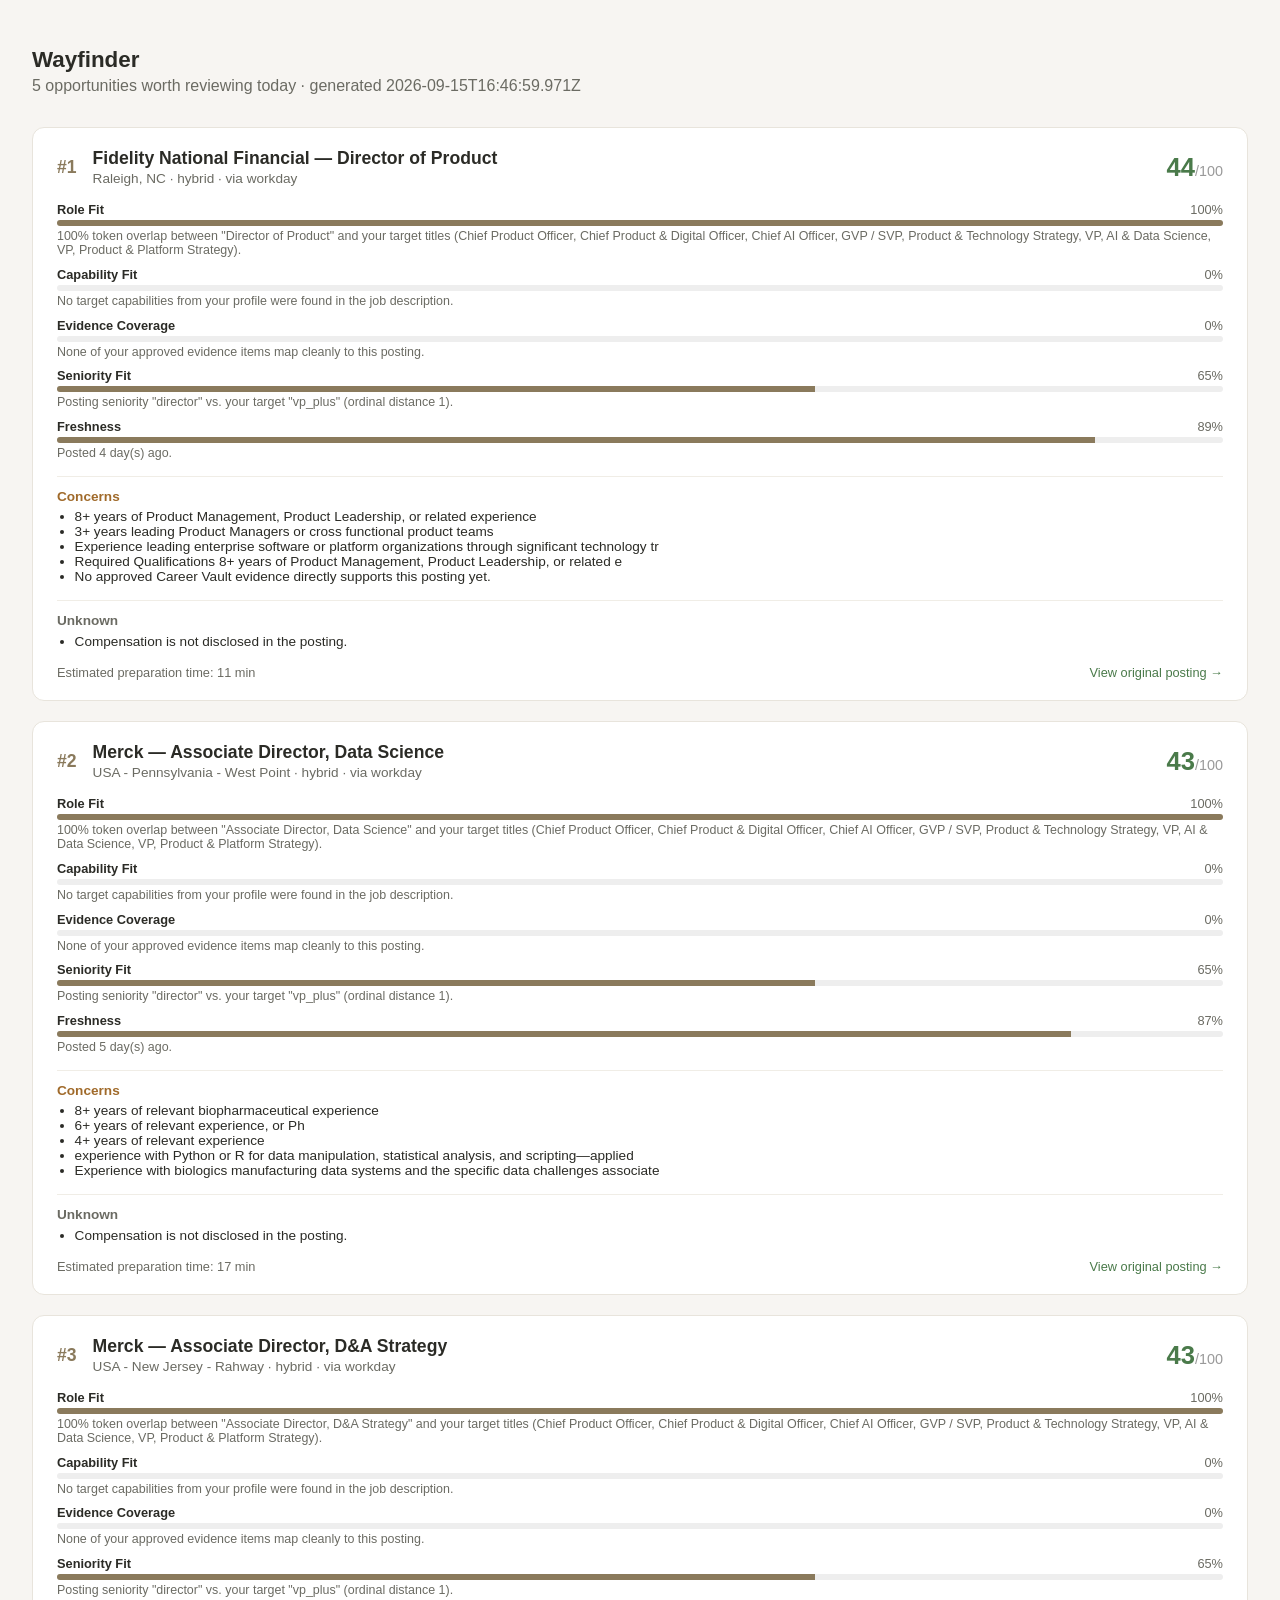
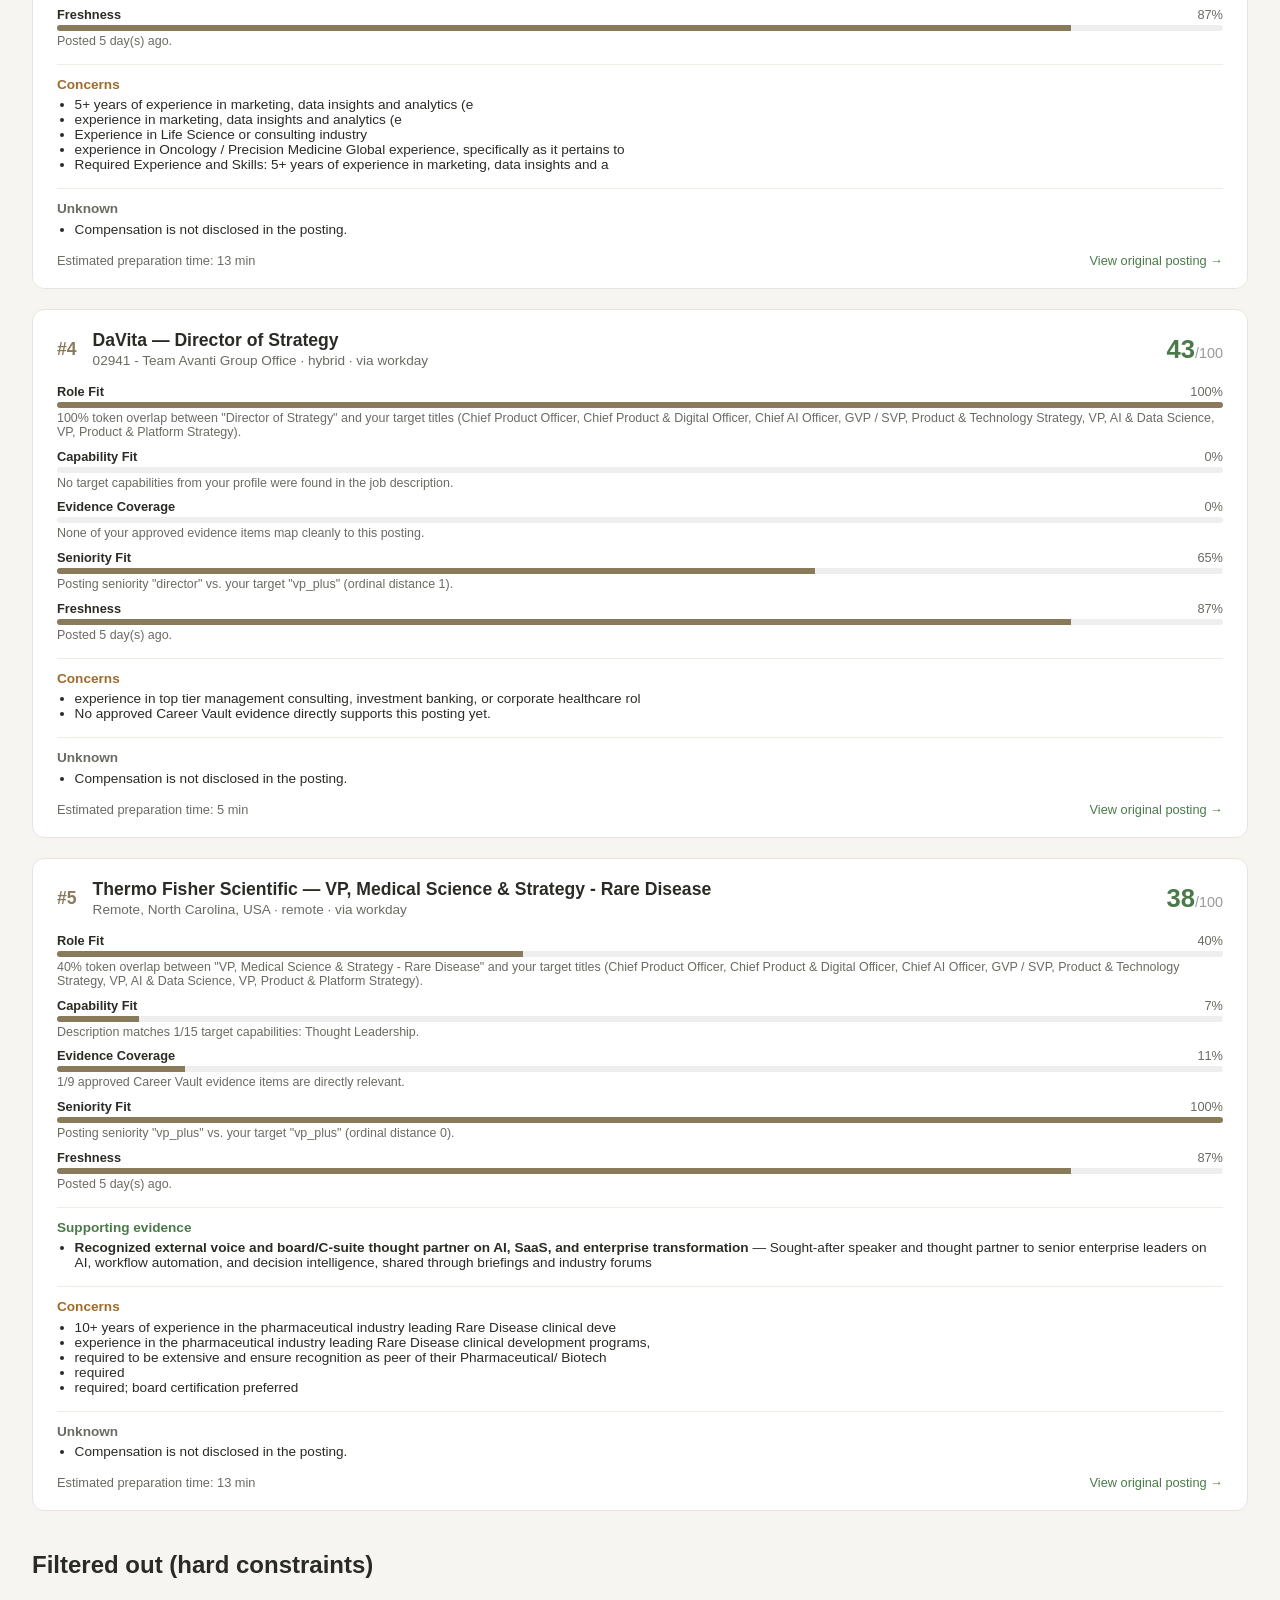
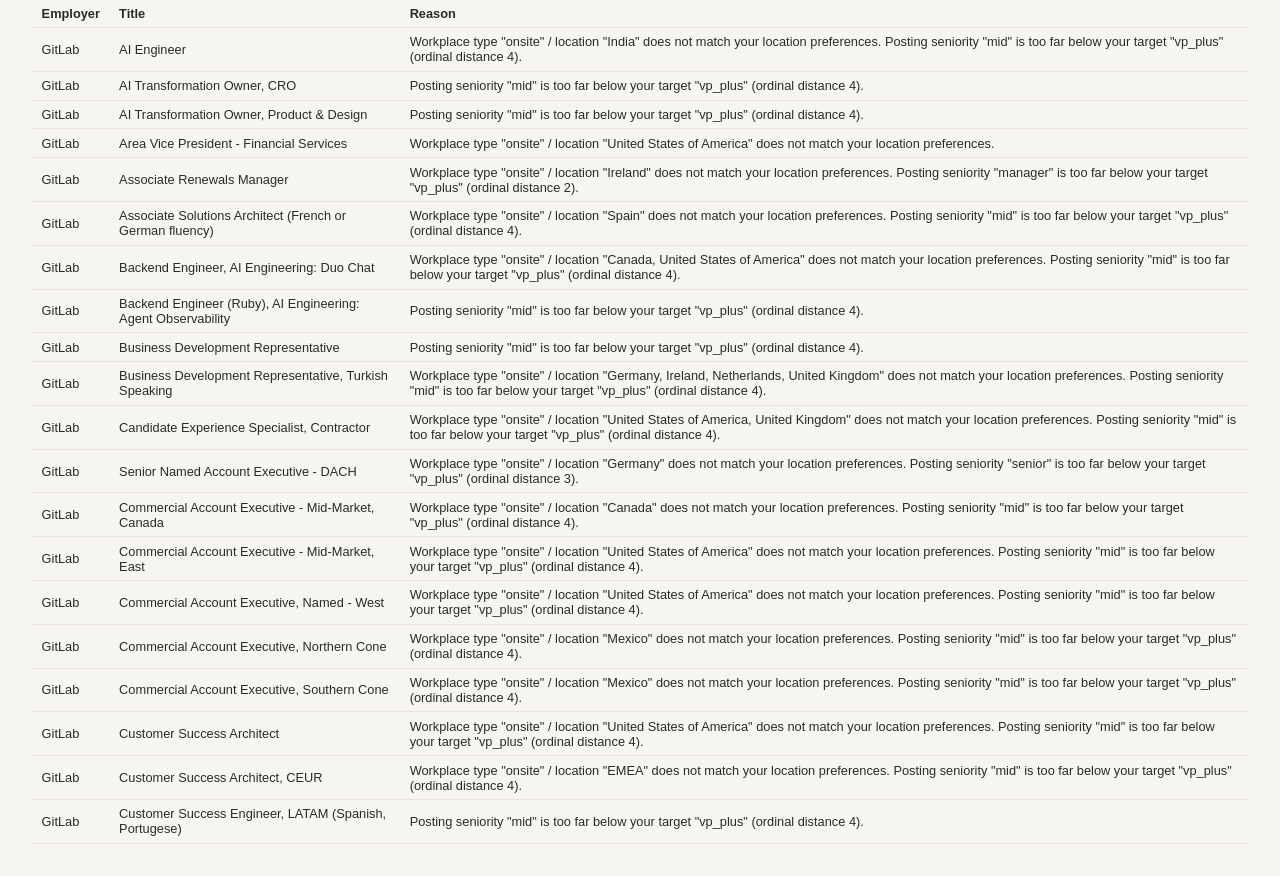
<file: digest/index.html>
<!doctype html>
<html lang="en">
<head>
<meta charset="utf-8" />
<title>Wayfinder — Daily Digest</title>
<style>
  body { font-family: -apple-system, BlinkMacSystemFont, "Segoe UI", sans-serif; background: #f7f5f2; color: #2b2b26; margin: 0; padding: 2rem; }
  h1 { font-size: 1.4rem; margin-bottom: 0.25rem; }
  .subtitle { color: #6b6b63; margin-top: 0; margin-bottom: 2rem; }
  .card { background: #fff; border: 1px solid #e8e4dc; border-radius: 12px; padding: 1.25rem 1.5rem; margin-bottom: 1.25rem; }
  .card header { display: flex; align-items: center; gap: 1rem; }
  .rank { font-weight: 700; color: #8a7a5c; font-size: 1.1rem; }
  .card h2 { margin: 0; font-size: 1.1rem; }
  .meta { margin: 0.15rem 0 0; color: #6b6b63; font-size: 0.85rem; }
  .score { margin-left: auto; font-size: 1.6rem; font-weight: 700; color: #4a7a4a; }
  .score span { font-size: 0.9rem; color: #999; font-weight: 400; }
  .dimensions { margin-top: 1rem; display: grid; gap: 0.6rem; }
  .dim-label { font-size: 0.8rem; font-weight: 600; display: flex; justify-content: space-between; }
  .dim-label span { font-weight: 400; color: #6b6b63; }
  .dim-bar { background: #eee; border-radius: 4px; height: 6px; margin: 3px 0; overflow: hidden; }
  .dim-fill { background: #8a7a5c; height: 100%; }
  .dim-explain { margin: 0; font-size: 0.78rem; color: #6b6b63; }
  .evidence, .concerns, .unknowns { margin-top: 1rem; padding-top: 0.75rem; border-top: 1px solid #f0ede6; }
  .evidence h3 { margin: 0 0 0.35rem; font-size: 0.85rem; color: #4a7a4a; }
  .concerns h3 { margin: 0 0 0.35rem; font-size: 0.85rem; color: #a06a2a; }
  .unknowns h3 { margin: 0 0 0.35rem; font-size: 0.85rem; color: #6b6b63; }
  ul { margin: 0; padding-left: 1.1rem; font-size: 0.85rem; }
  footer { margin-top: 1rem; display: flex; justify-content: space-between; font-size: 0.8rem; color: #6b6b63; }
  footer a { color: #4a7a4a; text-decoration: none; }
  table { width: 100%; border-collapse: collapse; font-size: 0.8rem; margin-top: 1rem; }
  th, td { text-align: left; padding: 0.4rem 0.6rem; border-bottom: 1px solid #e8e4dc; }
  .blocked-section { margin-top: 2.5rem; }
</style>
</head>
<body>
  <h1>Wayfinder</h1>
  <p class="subtitle">5 opportunities worth reviewing today · generated 2026-09-15T16:46:59.971Z</p>
  
      <article class="card">
        <header>
          <span class="rank">#1</span>
          <div>
            <h2>Fidelity National Financial — Director of Product</h2>
            <p class="meta">Raleigh, NC · hybrid · via workday</p>
          </div>
          <div class="score">44<span>/100</span></div>
        </header>
        <div class="dimensions">
          <div class="dim">
                <div class="dim-label">Role Fit <span>100%</span></div>
                <div class="dim-bar"><div class="dim-fill" style="width:100%"></div></div>
                <p class="dim-explain">100% token overlap between &quot;Director of Product&quot; and your target titles (Chief Product Officer, Chief Product &amp; Digital Officer, Chief AI Officer, GVP / SVP, Product &amp; Technology Strategy, VP, AI &amp; Data Science, VP, Product &amp; Platform Strategy).</p>
              </div><div class="dim">
                <div class="dim-label">Capability Fit <span>0%</span></div>
                <div class="dim-bar"><div class="dim-fill" style="width:0%"></div></div>
                <p class="dim-explain">No target capabilities from your profile were found in the job description.</p>
              </div><div class="dim">
                <div class="dim-label">Evidence Coverage <span>0%</span></div>
                <div class="dim-bar"><div class="dim-fill" style="width:0%"></div></div>
                <p class="dim-explain">None of your approved evidence items map cleanly to this posting.</p>
              </div><div class="dim">
                <div class="dim-label">Seniority Fit <span>65%</span></div>
                <div class="dim-bar"><div class="dim-fill" style="width:65%"></div></div>
                <p class="dim-explain">Posting seniority &quot;director&quot; vs. your target &quot;vp_plus&quot; (ordinal distance 1).</p>
              </div><div class="dim">
                <div class="dim-label">Freshness <span>89%</span></div>
                <div class="dim-bar"><div class="dim-fill" style="width:89%"></div></div>
                <p class="dim-explain">Posted 4 day(s) ago.</p>
              </div>
        </div>
        
        <div class="concerns"><h3>Concerns</h3><ul><li>8+ years of Product Management, Product Leadership, or related experience</li><li>3+ years leading Product Managers or cross functional product teams</li><li>Experience leading enterprise software or platform organizations through significant technology tr</li><li>Required Qualifications 8+ years of Product Management, Product Leadership, or related e</li><li>No approved Career Vault evidence directly supports this posting yet.</li></ul></div>
        <div class="unknowns"><h3>Unknown</h3><ul><li>Compensation is not disclosed in the posting.</li></ul></div>
        <footer>
          <span>Estimated preparation time: 11 min</span>
          <a href="https://fntg.wd5.myworkdayjobs.com/FNF-Careers/job/Raleigh-NC/Director-of-Product_26-109-1" target="_blank" rel="noopener">View original posting →</a>
        </footer>
      </article>

      <article class="card">
        <header>
          <span class="rank">#2</span>
          <div>
            <h2>Merck — Associate Director, Data Science</h2>
            <p class="meta">USA - Pennsylvania - West Point · hybrid · via workday</p>
          </div>
          <div class="score">43<span>/100</span></div>
        </header>
        <div class="dimensions">
          <div class="dim">
                <div class="dim-label">Role Fit <span>100%</span></div>
                <div class="dim-bar"><div class="dim-fill" style="width:100%"></div></div>
                <p class="dim-explain">100% token overlap between &quot;Associate Director, Data Science&quot; and your target titles (Chief Product Officer, Chief Product &amp; Digital Officer, Chief AI Officer, GVP / SVP, Product &amp; Technology Strategy, VP, AI &amp; Data Science, VP, Product &amp; Platform Strategy).</p>
              </div><div class="dim">
                <div class="dim-label">Capability Fit <span>0%</span></div>
                <div class="dim-bar"><div class="dim-fill" style="width:0%"></div></div>
                <p class="dim-explain">No target capabilities from your profile were found in the job description.</p>
              </div><div class="dim">
                <div class="dim-label">Evidence Coverage <span>0%</span></div>
                <div class="dim-bar"><div class="dim-fill" style="width:0%"></div></div>
                <p class="dim-explain">None of your approved evidence items map cleanly to this posting.</p>
              </div><div class="dim">
                <div class="dim-label">Seniority Fit <span>65%</span></div>
                <div class="dim-bar"><div class="dim-fill" style="width:65%"></div></div>
                <p class="dim-explain">Posting seniority &quot;director&quot; vs. your target &quot;vp_plus&quot; (ordinal distance 1).</p>
              </div><div class="dim">
                <div class="dim-label">Freshness <span>87%</span></div>
                <div class="dim-bar"><div class="dim-fill" style="width:87%"></div></div>
                <p class="dim-explain">Posted 5 day(s) ago.</p>
              </div>
        </div>
        
        <div class="concerns"><h3>Concerns</h3><ul><li>8+ years of relevant biopharmaceutical experience</li><li>6+ years of relevant experience, or Ph</li><li>4+ years of relevant experience</li><li>experience with Python or R for data manipulation, statistical analysis, and scripting—applied</li><li>Experience with biologics manufacturing data systems and the specific data challenges associate</li></ul></div>
        <div class="unknowns"><h3>Unknown</h3><ul><li>Compensation is not disclosed in the posting.</li></ul></div>
        <footer>
          <span>Estimated preparation time: 17 min</span>
          <a href="https://msd.wd5.myworkdayjobs.com/SearchJobs/job/USA---Pennsylvania---West-Point/Associate-Director--Data-Science_R417031-1" target="_blank" rel="noopener">View original posting →</a>
        </footer>
      </article>

      <article class="card">
        <header>
          <span class="rank">#3</span>
          <div>
            <h2>Merck — Associate Director, D&amp;A Strategy</h2>
            <p class="meta">USA - New Jersey - Rahway · hybrid · via workday</p>
          </div>
          <div class="score">43<span>/100</span></div>
        </header>
        <div class="dimensions">
          <div class="dim">
                <div class="dim-label">Role Fit <span>100%</span></div>
                <div class="dim-bar"><div class="dim-fill" style="width:100%"></div></div>
                <p class="dim-explain">100% token overlap between &quot;Associate Director, D&amp;A Strategy&quot; and your target titles (Chief Product Officer, Chief Product &amp; Digital Officer, Chief AI Officer, GVP / SVP, Product &amp; Technology Strategy, VP, AI &amp; Data Science, VP, Product &amp; Platform Strategy).</p>
              </div><div class="dim">
                <div class="dim-label">Capability Fit <span>0%</span></div>
                <div class="dim-bar"><div class="dim-fill" style="width:0%"></div></div>
                <p class="dim-explain">No target capabilities from your profile were found in the job description.</p>
              </div><div class="dim">
                <div class="dim-label">Evidence Coverage <span>0%</span></div>
                <div class="dim-bar"><div class="dim-fill" style="width:0%"></div></div>
                <p class="dim-explain">None of your approved evidence items map cleanly to this posting.</p>
              </div><div class="dim">
                <div class="dim-label">Seniority Fit <span>65%</span></div>
                <div class="dim-bar"><div class="dim-fill" style="width:65%"></div></div>
                <p class="dim-explain">Posting seniority &quot;director&quot; vs. your target &quot;vp_plus&quot; (ordinal distance 1).</p>
              </div><div class="dim">
                <div class="dim-label">Freshness <span>87%</span></div>
                <div class="dim-bar"><div class="dim-fill" style="width:87%"></div></div>
                <p class="dim-explain">Posted 5 day(s) ago.</p>
              </div>
        </div>
        
        <div class="concerns"><h3>Concerns</h3><ul><li>5+ years of experience in marketing, data insights and analytics (e</li><li>experience in marketing, data insights and analytics (e</li><li>Experience in Life Science or consulting industry</li><li>experience in Oncology / Precision Medicine Global experience, specifically as it pertains to</li><li>Required Experience and Skills: 5+ years of experience in marketing, data insights and a</li></ul></div>
        <div class="unknowns"><h3>Unknown</h3><ul><li>Compensation is not disclosed in the posting.</li></ul></div>
        <footer>
          <span>Estimated preparation time: 13 min</span>
          <a href="https://msd.wd5.myworkdayjobs.com/SearchJobs/job/USA---New-Jersey---Rahway/Associate-Director--D-A-Strategy_R414388-1" target="_blank" rel="noopener">View original posting →</a>
        </footer>
      </article>

      <article class="card">
        <header>
          <span class="rank">#4</span>
          <div>
            <h2>DaVita — Director of Strategy</h2>
            <p class="meta">02941 - Team Avanti Group Office · hybrid · via workday</p>
          </div>
          <div class="score">43<span>/100</span></div>
        </header>
        <div class="dimensions">
          <div class="dim">
                <div class="dim-label">Role Fit <span>100%</span></div>
                <div class="dim-bar"><div class="dim-fill" style="width:100%"></div></div>
                <p class="dim-explain">100% token overlap between &quot;Director of Strategy&quot; and your target titles (Chief Product Officer, Chief Product &amp; Digital Officer, Chief AI Officer, GVP / SVP, Product &amp; Technology Strategy, VP, AI &amp; Data Science, VP, Product &amp; Platform Strategy).</p>
              </div><div class="dim">
                <div class="dim-label">Capability Fit <span>0%</span></div>
                <div class="dim-bar"><div class="dim-fill" style="width:0%"></div></div>
                <p class="dim-explain">No target capabilities from your profile were found in the job description.</p>
              </div><div class="dim">
                <div class="dim-label">Evidence Coverage <span>0%</span></div>
                <div class="dim-bar"><div class="dim-fill" style="width:0%"></div></div>
                <p class="dim-explain">None of your approved evidence items map cleanly to this posting.</p>
              </div><div class="dim">
                <div class="dim-label">Seniority Fit <span>65%</span></div>
                <div class="dim-bar"><div class="dim-fill" style="width:65%"></div></div>
                <p class="dim-explain">Posting seniority &quot;director&quot; vs. your target &quot;vp_plus&quot; (ordinal distance 1).</p>
              </div><div class="dim">
                <div class="dim-label">Freshness <span>87%</span></div>
                <div class="dim-bar"><div class="dim-fill" style="width:87%"></div></div>
                <p class="dim-explain">Posted 5 day(s) ago.</p>
              </div>
        </div>
        
        <div class="concerns"><h3>Concerns</h3><ul><li>experience in top tier management consulting, investment banking, or corporate healthcare rol</li><li>No approved Career Vault evidence directly supports this posting yet.</li></ul></div>
        <div class="unknowns"><h3>Unknown</h3><ul><li>Compensation is not disclosed in the posting.</li></ul></div>
        <footer>
          <span>Estimated preparation time: 5 min</span>
          <a href="https://davita.wd1.myworkdayjobs.com/DKC_External/job/02941---Team-Avanti-Group-Office/Strategy-Director_R0476256" target="_blank" rel="noopener">View original posting →</a>
        </footer>
      </article>

      <article class="card">
        <header>
          <span class="rank">#5</span>
          <div>
            <h2>Thermo Fisher Scientific — VP, Medical Science &amp; Strategy - Rare Disease</h2>
            <p class="meta">Remote, North Carolina, USA · remote · via workday</p>
          </div>
          <div class="score">38<span>/100</span></div>
        </header>
        <div class="dimensions">
          <div class="dim">
                <div class="dim-label">Role Fit <span>40%</span></div>
                <div class="dim-bar"><div class="dim-fill" style="width:40%"></div></div>
                <p class="dim-explain">40% token overlap between &quot;VP, Medical Science &amp; Strategy - Rare Disease&quot; and your target titles (Chief Product Officer, Chief Product &amp; Digital Officer, Chief AI Officer, GVP / SVP, Product &amp; Technology Strategy, VP, AI &amp; Data Science, VP, Product &amp; Platform Strategy).</p>
              </div><div class="dim">
                <div class="dim-label">Capability Fit <span>7%</span></div>
                <div class="dim-bar"><div class="dim-fill" style="width:7%"></div></div>
                <p class="dim-explain">Description matches 1/15 target capabilities: Thought Leadership.</p>
              </div><div class="dim">
                <div class="dim-label">Evidence Coverage <span>11%</span></div>
                <div class="dim-bar"><div class="dim-fill" style="width:11%"></div></div>
                <p class="dim-explain">1/9 approved Career Vault evidence items are directly relevant.</p>
              </div><div class="dim">
                <div class="dim-label">Seniority Fit <span>100%</span></div>
                <div class="dim-bar"><div class="dim-fill" style="width:100%"></div></div>
                <p class="dim-explain">Posting seniority &quot;vp_plus&quot; vs. your target &quot;vp_plus&quot; (ordinal distance 0).</p>
              </div><div class="dim">
                <div class="dim-label">Freshness <span>87%</span></div>
                <div class="dim-bar"><div class="dim-fill" style="width:87%"></div></div>
                <p class="dim-explain">Posted 5 day(s) ago.</p>
              </div>
        </div>
        <div class="evidence">
                <h3>Supporting evidence</h3>
                <ul><li><strong>Recognized external voice and board/C-suite thought partner on AI, SaaS, and enterprise transformation</strong> — Sought-after speaker and thought partner to senior enterprise leaders on AI, workflow automation, and decision intelligence, shared through briefings and industry forums</li></ul>
              </div>
        <div class="concerns"><h3>Concerns</h3><ul><li>10+ years of experience in the pharmaceutical industry leading Rare Disease clinical deve</li><li>experience in the pharmaceutical industry leading Rare Disease clinical development programs,</li><li>required to be extensive and ensure recognition as peer of their Pharmaceutical/ Biotech</li><li>required</li><li>required; board certification preferred</li></ul></div>
        <div class="unknowns"><h3>Unknown</h3><ul><li>Compensation is not disclosed in the posting.</li></ul></div>
        <footer>
          <span>Estimated preparation time: 13 min</span>
          <a href="https://thermofisher.wd5.myworkdayjobs.com/ThermoFisherCareers/job/Remote-North-Carolina-USA/VP--Medical-Science---Strategy---Rare-Disease_R-01365425" target="_blank" rel="noopener">View original posting →</a>
        </footer>
      </article>
  <div class="blocked-section">
          <h2>Filtered out (hard constraints)</h2>
          <table>
            <thead><tr><th>Employer</th><th>Title</th><th>Reason</th></tr></thead>
            <tbody><tr><td>GitLab</td><td>AI Engineer</td><td>Workplace type &quot;onsite&quot; / location &quot;India&quot; does not match your location preferences. Posting seniority &quot;mid&quot; is too far below your target &quot;vp_plus&quot; (ordinal distance 4).</td></tr><tr><td>GitLab</td><td>AI Transformation Owner, CRO</td><td>Posting seniority &quot;mid&quot; is too far below your target &quot;vp_plus&quot; (ordinal distance 4).</td></tr><tr><td>GitLab</td><td>AI Transformation Owner, Product &amp; Design</td><td>Posting seniority &quot;mid&quot; is too far below your target &quot;vp_plus&quot; (ordinal distance 4).</td></tr><tr><td>GitLab</td><td>Area Vice President - Financial Services </td><td>Workplace type &quot;onsite&quot; / location &quot;United States of America&quot; does not match your location preferences.</td></tr><tr><td>GitLab</td><td>Associate Renewals Manager</td><td>Workplace type &quot;onsite&quot; / location &quot;Ireland&quot; does not match your location preferences. Posting seniority &quot;manager&quot; is too far below your target &quot;vp_plus&quot; (ordinal distance 2).</td></tr><tr><td>GitLab</td><td>Associate Solutions Architect (French or German fluency) </td><td>Workplace type &quot;onsite&quot; / location &quot;Spain&quot; does not match your location preferences. Posting seniority &quot;mid&quot; is too far below your target &quot;vp_plus&quot; (ordinal distance 4).</td></tr><tr><td>GitLab</td><td>Backend Engineer, AI Engineering: Duo Chat</td><td>Workplace type &quot;onsite&quot; / location &quot;Canada, United States of America&quot; does not match your location preferences. Posting seniority &quot;mid&quot; is too far below your target &quot;vp_plus&quot; (ordinal distance 4).</td></tr><tr><td>GitLab</td><td>Backend Engineer (Ruby), AI Engineering: Agent Observability</td><td>Posting seniority &quot;mid&quot; is too far below your target &quot;vp_plus&quot; (ordinal distance 4).</td></tr><tr><td>GitLab</td><td>Business Development Representative </td><td>Posting seniority &quot;mid&quot; is too far below your target &quot;vp_plus&quot; (ordinal distance 4).</td></tr><tr><td>GitLab</td><td>Business Development Representative, Turkish Speaking   </td><td>Workplace type &quot;onsite&quot; / location &quot;Germany, Ireland, Netherlands, United Kingdom&quot; does not match your location preferences. Posting seniority &quot;mid&quot; is too far below your target &quot;vp_plus&quot; (ordinal distance 4).</td></tr><tr><td>GitLab</td><td>Candidate Experience Specialist, Contractor </td><td>Workplace type &quot;onsite&quot; / location &quot;United States of America, United Kingdom&quot; does not match your location preferences. Posting seniority &quot;mid&quot; is too far below your target &quot;vp_plus&quot; (ordinal distance 4).</td></tr><tr><td>GitLab</td><td>Senior Named Account Executive - DACH</td><td>Workplace type &quot;onsite&quot; / location &quot;Germany&quot; does not match your location preferences. Posting seniority &quot;senior&quot; is too far below your target &quot;vp_plus&quot; (ordinal distance 3).</td></tr><tr><td>GitLab</td><td>Commercial Account Executive - Mid-Market, Canada</td><td>Workplace type &quot;onsite&quot; / location &quot;Canada&quot; does not match your location preferences. Posting seniority &quot;mid&quot; is too far below your target &quot;vp_plus&quot; (ordinal distance 4).</td></tr><tr><td>GitLab</td><td>Commercial Account Executive - Mid-Market, East</td><td>Workplace type &quot;onsite&quot; / location &quot;United States of America&quot; does not match your location preferences. Posting seniority &quot;mid&quot; is too far below your target &quot;vp_plus&quot; (ordinal distance 4).</td></tr><tr><td>GitLab</td><td>Commercial Account Executive, Named - West</td><td>Workplace type &quot;onsite&quot; / location &quot;United States of America&quot; does not match your location preferences. Posting seniority &quot;mid&quot; is too far below your target &quot;vp_plus&quot; (ordinal distance 4).</td></tr><tr><td>GitLab</td><td>Commercial Account Executive, Northern Cone</td><td>Workplace type &quot;onsite&quot; / location &quot;Mexico&quot; does not match your location preferences. Posting seniority &quot;mid&quot; is too far below your target &quot;vp_plus&quot; (ordinal distance 4).</td></tr><tr><td>GitLab</td><td>Commercial Account Executive, Southern Cone</td><td>Workplace type &quot;onsite&quot; / location &quot;Mexico&quot; does not match your location preferences. Posting seniority &quot;mid&quot; is too far below your target &quot;vp_plus&quot; (ordinal distance 4).</td></tr><tr><td>GitLab</td><td>Customer Success Architect</td><td>Workplace type &quot;onsite&quot; / location &quot;United States of America&quot; does not match your location preferences. Posting seniority &quot;mid&quot; is too far below your target &quot;vp_plus&quot; (ordinal distance 4).</td></tr><tr><td>GitLab</td><td>Customer Success Architect, CEUR</td><td>Workplace type &quot;onsite&quot; / location &quot;EMEA&quot; does not match your location preferences. Posting seniority &quot;mid&quot; is too far below your target &quot;vp_plus&quot; (ordinal distance 4).</td></tr><tr><td>GitLab</td><td>Customer Success Engineer, LATAM (Spanish, Portugese) </td><td>Posting seniority &quot;mid&quot; is too far below your target &quot;vp_plus&quot; (ordinal distance 4).</td></tr></tbody>
          </table>
        </div>
</body>
</html>
</file>
